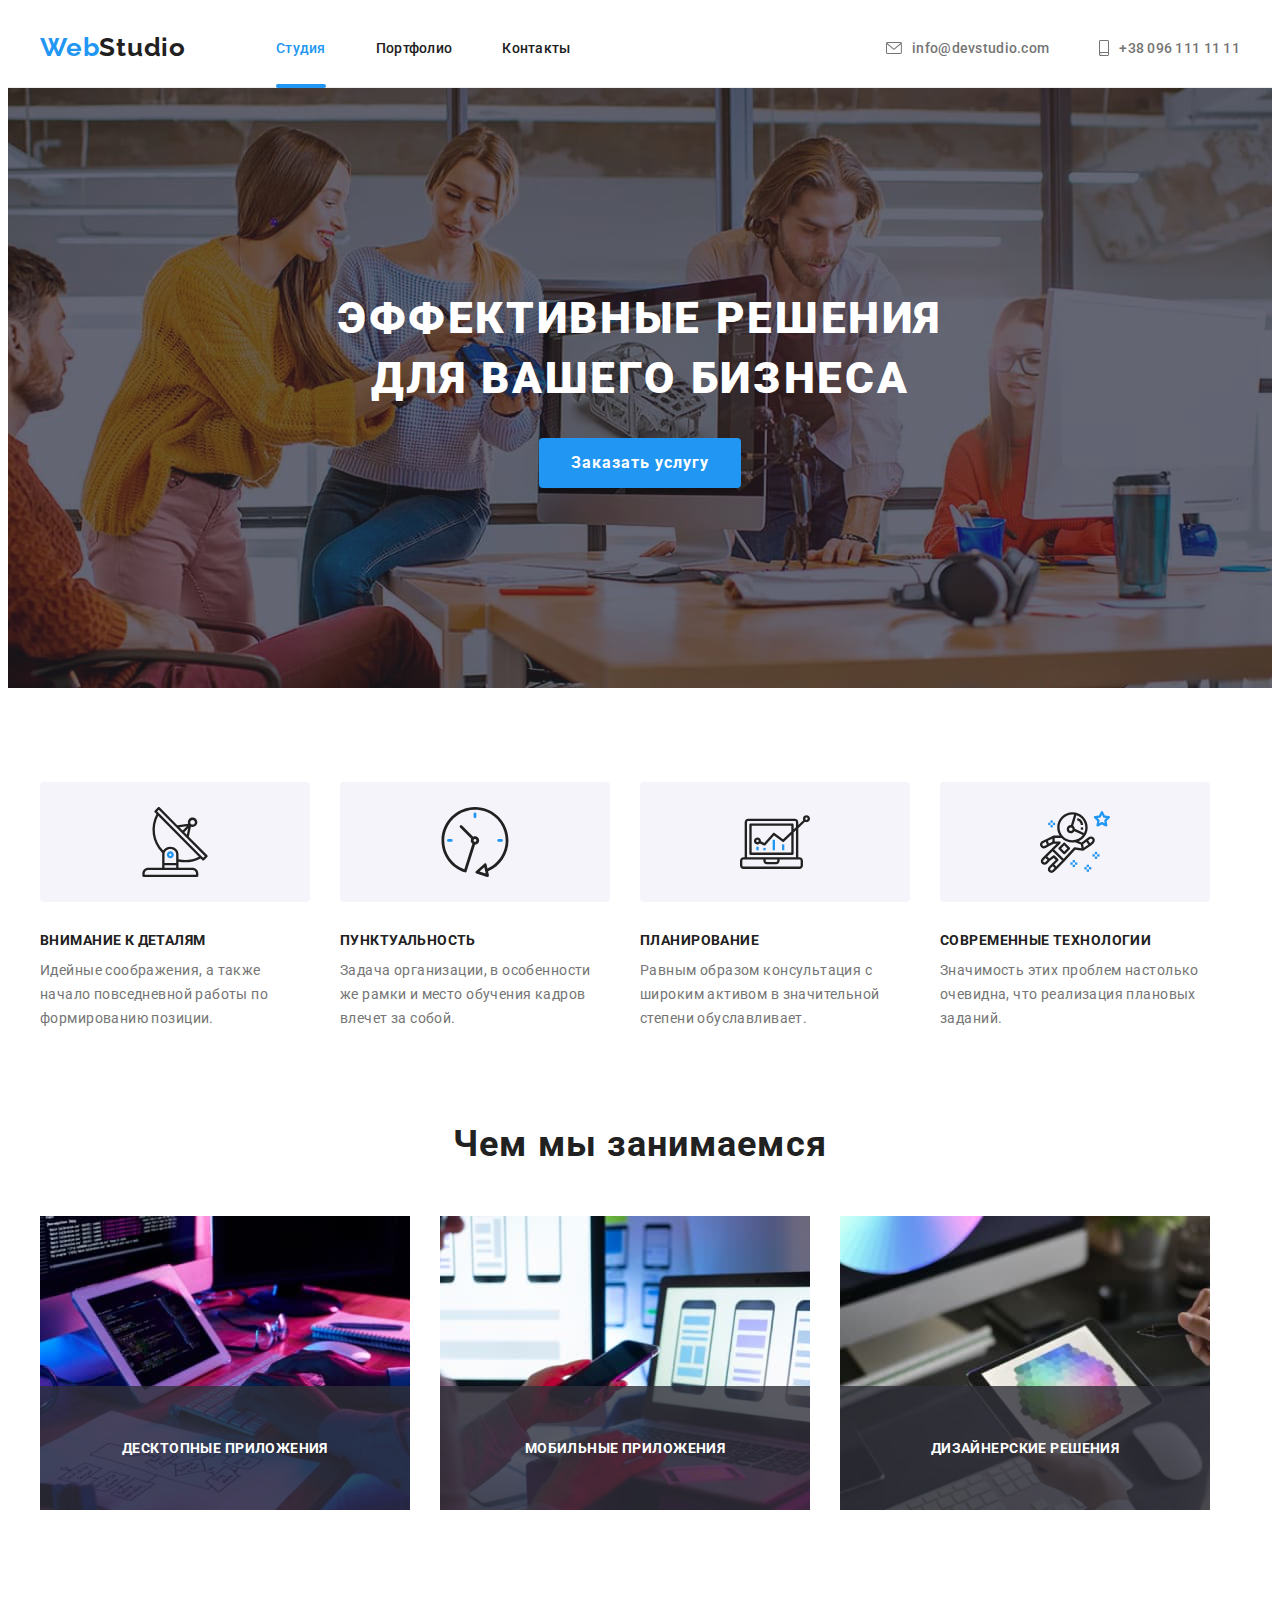
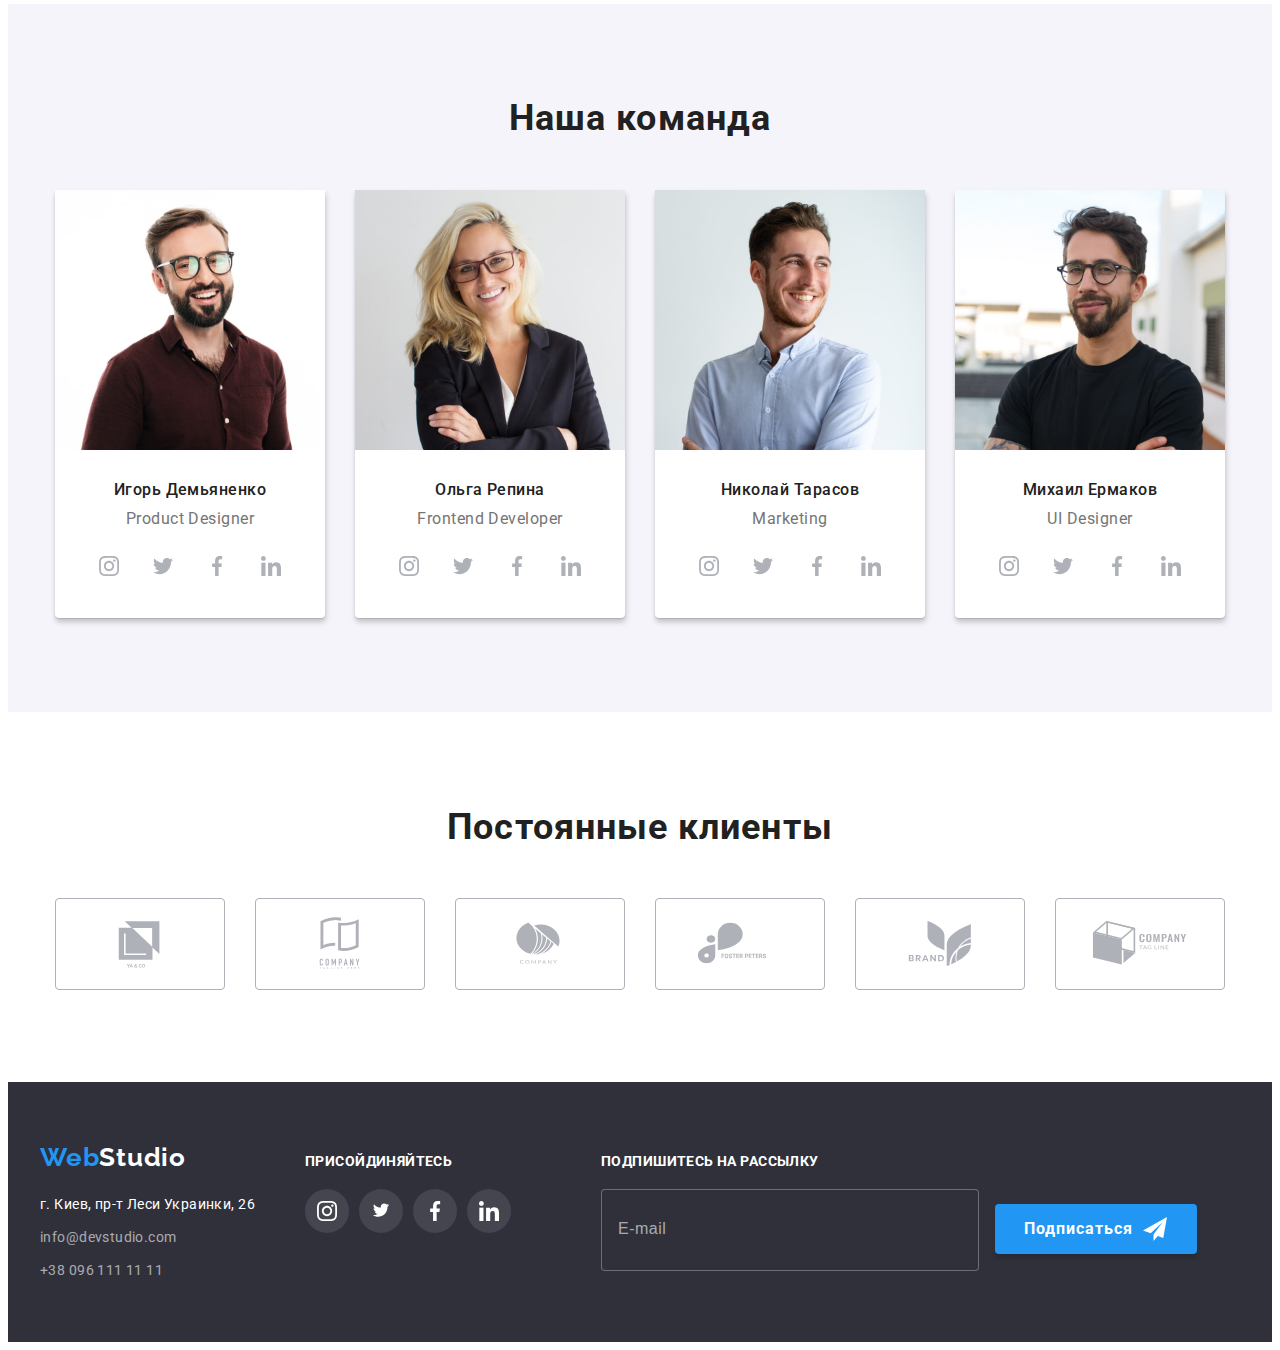
<file: index.html>
<!DOCTYPE html>
<html lang="ru">
  <head>
    <meta charset="UTF-8" />
    <meta http-equiv="X-UA-Compatible" content="IE=edge" />
    <meta name="viewport" content="width=device-width, initial-scale=1.0" />
    <link rel="preconnect" href="https://fonts.googleapis.com" />
    <link rel="preconnect" href="https://fonts.gstatic.com" crossorigin />
    <link
      href="https://fonts.googleapis.com/css2?family=Raleway:wght@700&family=Roboto:wght@400;500;700;900&display=swap"
      rel="stylesheet"
    />

    <title>WebStudio</title>
    <link
      rel="stylesheet"
      href="https://cdnjs.cloudflare.com/ajax/libs/modern-normalize/1.1.0/modern-normalize.min.css"
      integrity="sha512-wpPYUAdjBVSE4KJnH1VR1HeZfpl1ub8YT/NKx4PuQ5NmX2tKuGu6U/JRp5y+Y8XG2tV+wKQpNHVUX03MfMFn9Q=="
      crossorigin="anonymous"
      referrerpolicy="no-referrer"
    />
    <link rel="stylesheet" href="./css/main.min.css">
  </head>

  <body>
    <header class="header">
      <div class="header-container container">
        <a href="./index.html" class="header-webstudio"
          >Web<span class="header-logo">Studio</span></a
        >

        <nav class="navigation">
          <ul class="navigation__list">
            <li class="navigation__item">
              <a href="./index.html" class="navigation__link current">Студия</a>
            </li>
            <li class="navigation__item">
              <a href="./portfolio.html" class="navigation__link">Портфолио</a>
            </li>
            <li class="navigation__item">
              <a href="tel:+380961111111" class="navigation__link">Контакты</a>
            </li>
          </ul>
        </nav>
        <ul class="contact">
          <li class="contact__item">
            <a
              class="contact__icon "
              href="mailto:info@devstudio.com"
            >
              <svg class="icon" width="16" height="12">
                <use
                  href="./images/icons.svg/symbol-defs.svg#icon-envelope"
                ></use>
              </svg>
              info@devstudio.com</a
            >
          </li>
          <li class="contact__item">
            <a class="contact__icon" href="tel:+380961111111">
              <svg class="icon" width="10" height="16">
                <use
                  href="./images/icons.svg/symbol-defs.svg#icon-smartphone"
                ></use>
              </svg>
              +38 096 111 11 11</a
            >
          </li>
        </ul>
      </div>
    </header>

    <main>
      <section class="bussines">
        <div class="container">
          <h1 class="bussines-title">Эффективные решения для вашего бизнеса</h1>
          <button type="button" class="main__buttom bussines-button" data-modal-open>
            Заказать услугу
          </button>
        </div>
      </section>

      <section class="proposition">
        <div class="container">
          <h2 class="visually-hidden">прихований заголовок</h2>
          <ul class="proposition-list">
            <li class="proposition-item">
              <h3 class="proposition-title">Внимание к деталям</h3>
              <p class="proposition-text">
                Идейные соображения, а также начало повседневной работы по
                формированию позиции.
              </p>
            </li>
            <li class="proposition-item">
              <h3 class="proposition-title">Пунктуальность</h3>
              <p class="proposition-text">
                Задача организации, в особенности же рамки и место обучения
                кадров влечет за собой.
              </p>
            </li>
            <li class="proposition-item">
              <h3 class="proposition-title">Планирование</h3>
              <p class="proposition-text">
                Равным образом консультация с широким активом в значительной
                степени обуславливает.
              </p>
            </li>
            <li class="proposition-item">
              <h3 class="proposition-title">Современные технологии</h3>
              <p class="proposition-text">
                Значимость этих проблем настолько очевидна, что реализация
                плановых заданий.
              </p>
            </li>
          </ul>
        </div>
      </section>

      <section class="doing">
        <div class="container">
          <h2 class="doing-title">Чем мы занимаемся</h2>
          <ul class="doing-list">
            <li class="doing-item">
              <img
                src="./images/img.jpg"
                alt="typing on keyboard"
                width="370"
                height="294"
              />
              <div class="doing-thumb">
                <p class="thumb-text">Десктопные приложения</p>
              </div>
            </li>
            <li class="doing-item">
              <img
                src="./images/img(1).jpg"
                alt="serf the internet"
                width="370"
                height="294"
              />
              <div class="doing-thumb">
                <p class="thumb-text">Мобильные приложения</p>
              </div>
            </li>
            <li class="doing-item">
              <img
                src="./images/img(2).jpg"
                alt="painting"
                width="370"
                height="294"
              />
            
              <div class="doing-thumb">
                <p class="thumb-text">Дизайнерские решения</p>
              </div>
            </li>
          </ul>
        </div>
      </section>
      <section class="team">
        <div class="container">
          <h2 class="team__title">Наша команда</h2>
          <ul class="team__list">
            <li class="team__item team__item--margin">
              <img
                src="./images/imgProductDesigner.jpg"
                alt="Product Designer"
                width="270"
                height="260"
              />
              <div class="team-card">
                <h3 class="team-card__title">Игорь Демьяненко</h3>
                <p class="team-card__text">Product Designer</p>
                <ul class="social">
                  <li class="social__item social__item--margin">
                    <a href="" class="social__link social__link-color">
                      <svg class="social__icon" width="20" height="20">
                        <use
                          href="./images/icons.svg/symbol-defs.svg#icon-instagram"
                        ></use>
                      </svg>
                    </a>
                  </li>
                  <li class="social__item social__item--margin">
                    <a href="" class="social__link social__link-color">
                      <svg class="social__icon" width="20" height="20">
                        <use
                          href="./images/icons.svg/symbol-defs.svg#icon-twitter"
                        ></use>
                      </svg>
                    </a>
                  </li>
                  <li class="social__item social__item--margin">
                    <a href="" class="social__link social__link-color">
                      <svg class="social__icon" width="20" height="20">
                        <use
                          href="./images/icons.svg/symbol-defs.svg#icon-facebook"
                        ></use>
                      </svg>
                    </a>
                  </li>
                  <li class="social__item social__item--margin">
                    <a href="" class="social__link social__link-color">
                      <svg class="social__icon" width="20" height="20">
                        <use
                          href="./images/icons.svg/symbol-defs.svg#icon-linkedin"
                        ></use>
                      </svg>
                    </a>
                  </li>
                </ul>
              </div>
            </li>
            <li class="team__item team__item--margin">
              <img
                src="./images/imgFrontendDeveloper.jpg"
                alt="Frontend Developer"
                width="270"
                height="260"
              />
              <div class="team-card">
                <h3 class="team-card__title">Ольга Репина</h3>
                <p class="team-card__text">Frontend Developer</p>
                <ul class="social">
                  <li class="social__item">
                    <a href="" class="social__link social__link-color">
                      <svg class="social__icon" width="20" height="20">
                        <use
                          href="./images/icons.svg/symbol-defs.svg#icon-instagram"
                        ></use>
                      </svg>
                    </a>
                  </li>
                  <li class="social__item">
                    <a href="" class="social__link social__link-color"
                      ><svg class="team-soc-icon" width="20" height="20">
                        <use
                          href="./images/icons.svg/symbol-defs.svg#icon-twitter"
                        ></use>
                      </svg>
                    </a>
                  </li>
                  <li class="social__item">
                    <a href="" class="social__link social__link-color">
                      <svg class="social__icon" width="20" height="20">
                        <use
                          href="./images/icons.svg/symbol-defs.svg#icon-facebook"
                        ></use>
                      </svg>
                    </a>
                  </li>
                  <li class="social__item">
                    <a href="" class="social__link social__link-color">
                      <svg class="social__icon" width="20" height="20">
                        <use
                          href="./images/icons.svg/symbol-defs.svg#icon-linkedin"
                        ></use>
                      </svg>
                    </a>
                  </li>
                </ul>
              </div>
            </li>
            <li class="team__item team__item--margin">
              <img
                src="./images/imgMarketing.jpg"
                alt="Marketing"
                width="270"
                height="260"
              />
              <div class="team-card">
                <h3 class="team-card__title">Николай Тарасов</h3>
                <p class="team-card__text">Marketing</p>
                <ul class="social">
                  <li class="social__item">
                    <a href="" class="social__link social__link-color">
                      <svg class="social__icon" width="20" height="20">
                        <use
                          href="./images/icons.svg/symbol-defs.svg#icon-instagram"
                        ></use>
                      </svg>
                    </a>
                  </li>
                  <li class="social__item">
                    <a href="" class="social__link social__link-color">
                      <svg class="social__icon" width="20" height="20">
                        <use
                          href="./images/icons.svg/symbol-defs.svg#icon-twitter"
                        ></use>
                      </svg>
                    </a>
                  </li>
                  <li class="social__item">
                    <a href="" class="social__link social__link-color">
                      <svg class="social__icon" width="20" height="20">
                        <use
                          href="./images/icons.svg/symbol-defs.svg#icon-facebook"
                        ></use>
                      </svg>
                    </a>
                  </li>
                  <li class="social__item">
                    <a href="" class="social__link social__link-color">
                      <svg class="social__icon" width="20" height="20">
                        <use
                          href="./images/icons.svg/symbol-defs.svg#icon-linkedin"
                        ></use>
                      </svg>
                    </a>
                  </li>
                </ul>
              </div>
            </li>
            <li class="team__item team__item--margin">
              <img
                src="./images/imgUIDesigner.jpg"
                alt="UI Designer"
                width="270"
                height="260"
              />
              <div class="team-card">
                <h3 class="team-card__title">Михаил Ермаков</h3>
                <p class="team-card__text">UI Designer</p>
                <ul class="social">
                  <li class="social__item">
                    <a href="" class="social__link social__link-color">
                      <svg class="social__icon" width="20" height="20">
                        <use
                          href="./images/icons.svg/symbol-defs.svg#icon-instagram"
                        ></use>
                      </svg>
                    </a>
                  </li>
                  <li class="social__item">
                    <a href="" class="social__link social__link-color">
                      <svg class="social__icon" width="20" height="20">
                        <use
                          href="./images/icons.svg/symbol-defs.svg#icon-twitter"
                        ></use>
                      </svg>
                    </a>
                  </li>
                  <li class="social__item">
                    <a href="" class="social__link social__link-color">
                      <svg class="social__icon" width="20" height="20">
                        <use
                          href="./images/icons.svg/symbol-defs.svg#icon-facebook"
                        ></use>
                      </svg>
                    </a>
                  </li>
                  <li class="social__item">
                    <a href="" class="social__link social__link-color">
                      <svg class="social__icon" width="20" height="20">
                        <use
                          href="./images/icons.svg/symbol-defs.svg#icon-linkedin"
                        ></use>
                      </svg>
                    </a>
                  </li>
                </ul>
              </div>
            </li>
          </ul>
        </div>
      </section>
      <section class="section-customers">
        <div class="container">
          <h2 class="customers-title">Постоянные клиенты</h2>
          <ul class="customers-list">
            <li class="customers-item">
              <a class="customers-link" href="">
                <svg class="customers-logo" width="106" height="60">
                  <use
                    href="./images/icons.svg/symbol-defs.svg#icon-logo"
                  ></use>
                </svg>
              </a>
            </li>
            <li class="customers-item">
              <a class="customers-link" href="">
                <svg class="customers-logo" width="106" height="60">
                  <use
                    href="./images/icons.svg/symbol-defs.svg#icon-logo-1"
                  ></use>
                </svg>
              </a>
            </li>
            <li class="customers-item">
              <a class="customers-link" href="">
                <svg class="customers-logo" width="106" height="60">
                  <use
                    href="./images/icons.svg/symbol-defs.svg#icon-logo-2"
                  ></use>
                </svg>
              </a>
            </li>
            <li class="customers-item">
              <a class="customers-link" href="">
                <svg class="customers-logo" width="106" height="60">
                  <use
                    href="./images/icons.svg/symbol-defs.svg#icon-logo-3"
                  ></use>
                </svg>
              </a>
            </li>
            <li class="customers-item">
              <a class="customers-link" href="">
                <svg class="customers-logo" width="106" height="60">
                  <use
                    href="./images/icons.svg/symbol-defs.svg#icon-logo-4"
                  ></use>
                </svg>
              </a>
            </li>
            <li class="customers-item">
              <a class="customers-link" href="">
                <svg class="customers-logo" width="106" height="60">
                  <use
                    href="./images/icons.svg/symbol-defs.svg#icon-logo-5"
                  ></use>
                </svg>
              </a>
            </li>
          </ul>
        </div>
      </section>
    </main>

    <footer class="footer">
      <div class="container footer-wrap">
        <div class="footer-div-address">
          <a href="./index.html" class="footer-webstudio"
            >Web<span class="footer-logo">Studio</span></a
          >
          <address class="footer-address">
            <ul class="footer-list">
              <li class="footer-item">
                <a
                  class="footer-link link address"
                  href="https://goo.gl/maps/LqxU8Z8EwyXyZSnf8"
                  target="_blank"
                  rel="noopener noreferrer nofollow"
                  >г. Киев, пр-т Леси Украинки, 26</a
                >
              </li>
              <li class="footer-item">
                <a
                  class="footer-mail link address"
                  href="mailto:info@devstudio.com"
                  >info@devstudio.com</a
                >
              </li>
              <li class="footer-item">
                <a class="footer-tel link address" href="tel:+380961111111"
                  >+38 096 111 11 11</a
                >
              </li>
            </ul>
          </address>
        </div>
        <div class="footer-soc">
          <p class="footer-soc-text">ПРИСОЙДИНЯЙТЕСЬ</p>
          <ul class="social">
            <li class="social__item social__item--margin">
              <a class="social__link footer__link-color" href="">
                <svg class="social__icon" width="20" height="20">
                  <use
                    href="./images/icons.svg/symbol-defs.svg#icon-instagram"
                  ></use>
                </svg>
              </a>
            </li>
            <li class="social__item social__item--margin">
              <a class="social__link footer__link-color" href="">
                <svg class="social__icon" width="20" height="16.25">
                  <use
                    href="./images/icons.svg/symbol-defs.svg#icon-twitter"
                  ></use>
                </svg>
              </a>
            </li>
            <li class="social__item social__item--margin">
              <a class="social__link footer__link-color" href="">
                <svg class="social__icon" width="20" height="20">
                  <use
                    href="./images/icons.svg/symbol-defs.svg#icon-facebook"
                  ></use>
                </svg>
              </a>
            </li>
            <li class="social__item social__item--margin">
              <a class="social__link footer__link-color" href="">
                <svg class="social__icon" width="20" height="20">
                  <use
                    href="./images/icons.svg/symbol-defs.svg#icon-linkedin"
                  ></use>
                </svg>
              </a>
            </li>
          </ul>
        </div>

        <div class="footer-form">
          <form>
            <p class="footer-form-text">Подпишитесь на рассылку</p>

            <input
              type="email"
              class="footer-imput"
              name="user-email-footer"
              placeholder="E-mail"
            />
            <button type="submit" class="main__buttom footer-form-btn">
              Подписаться
              <svg class="footer-icon-form" width="24" height="24">
                <use href="./images/icons.svg/symbol-defs.svg#icon-send"></use>
              </svg>
            </button>
          </form>
        </div>
      </div>
    </footer>

    <div class="backdrop is-hidden" data-modal>
      <div class="modal">
        <button class="modal__button" data-modal-close>
          <svg class="icon__close" width="18" height="18">
            <use
              href="./images/icons.svg/symbol-defs.svg#icon-close-black"
            ></use>
          </svg>
        </button>
        <p class="modal__title">Оставьте свои данные, мы вам перезвоним</p>
        <form autocomplete="on" novalidate>
          <label for="user-name" class="modal__label">Имя</label>
          <div class="input-wrap">
            <input
              type="text"
              class="modal__input"
              name="user-name"
              id="user-name"
            /><svg class="svg__modal" width="18" height="18">
              <use href="./images/icons.svg/symbol-defs.svg#icon-person"></use>
            </svg>
          </div>

          <label for="user-tel" class="modal__label">Телефон </label>
          <div class="input-wrap">
            <input
              type="tel"
              class="modal__input"
              name="user-tel"
              id="user-tel"
              required
            /><svg class="svg__modal" width="18" height="18">
              <use href="./images/icons.svg/symbol-defs.svg#icon-phone"></use>
            </svg>
          </div>

          <label for="user-email" class="modal__label">Почта</label>
          <div class="input-wrap">
            <input
              class="modal__input"
              type="email"
              name="user-email"
              id="user-email"
              required
            /><svg class="svg__modal" width="18" height="18">
              <use href="./images/icons.svg/symbol-defs.svg#icon-email"></use>
            </svg>
          </div>

          <label for="user-text" class="modal__label">Комментарий</label>
          <textarea
            class="modal__text"
            name="user-text"
            id="user-text"
            placeholder="Введите текст"
          ></textarea>

          <label for="agreement" class="label__checkbox"
            ><input
              type="checkbox"
              name="agreement"
              class="modal__checkbox"
              id="agreement"
            />
            <span class="custom__checkbox"></span>
            Соглашаюсь с рассылкой и принимаю
            <a
              href="https://uk.wikipedia.org/wiki/%D0%94%D0%BE%D0%B3%D0%BE%D0%B2%D1%96%D1%80"
              class="agreement__link"
              target="_blank"
              rel="noopener nofollow noreferrer"
              >Условия договора
            </a>
          </label>

          <div class="modal-button-div">
            <button type="submit" class="modal-buttom-send ">Отправить</button>
          </div>
        </form>
      </div>
    </div>
    <script src="./js/modal.js"></script>
  </body>
</html>
</file>
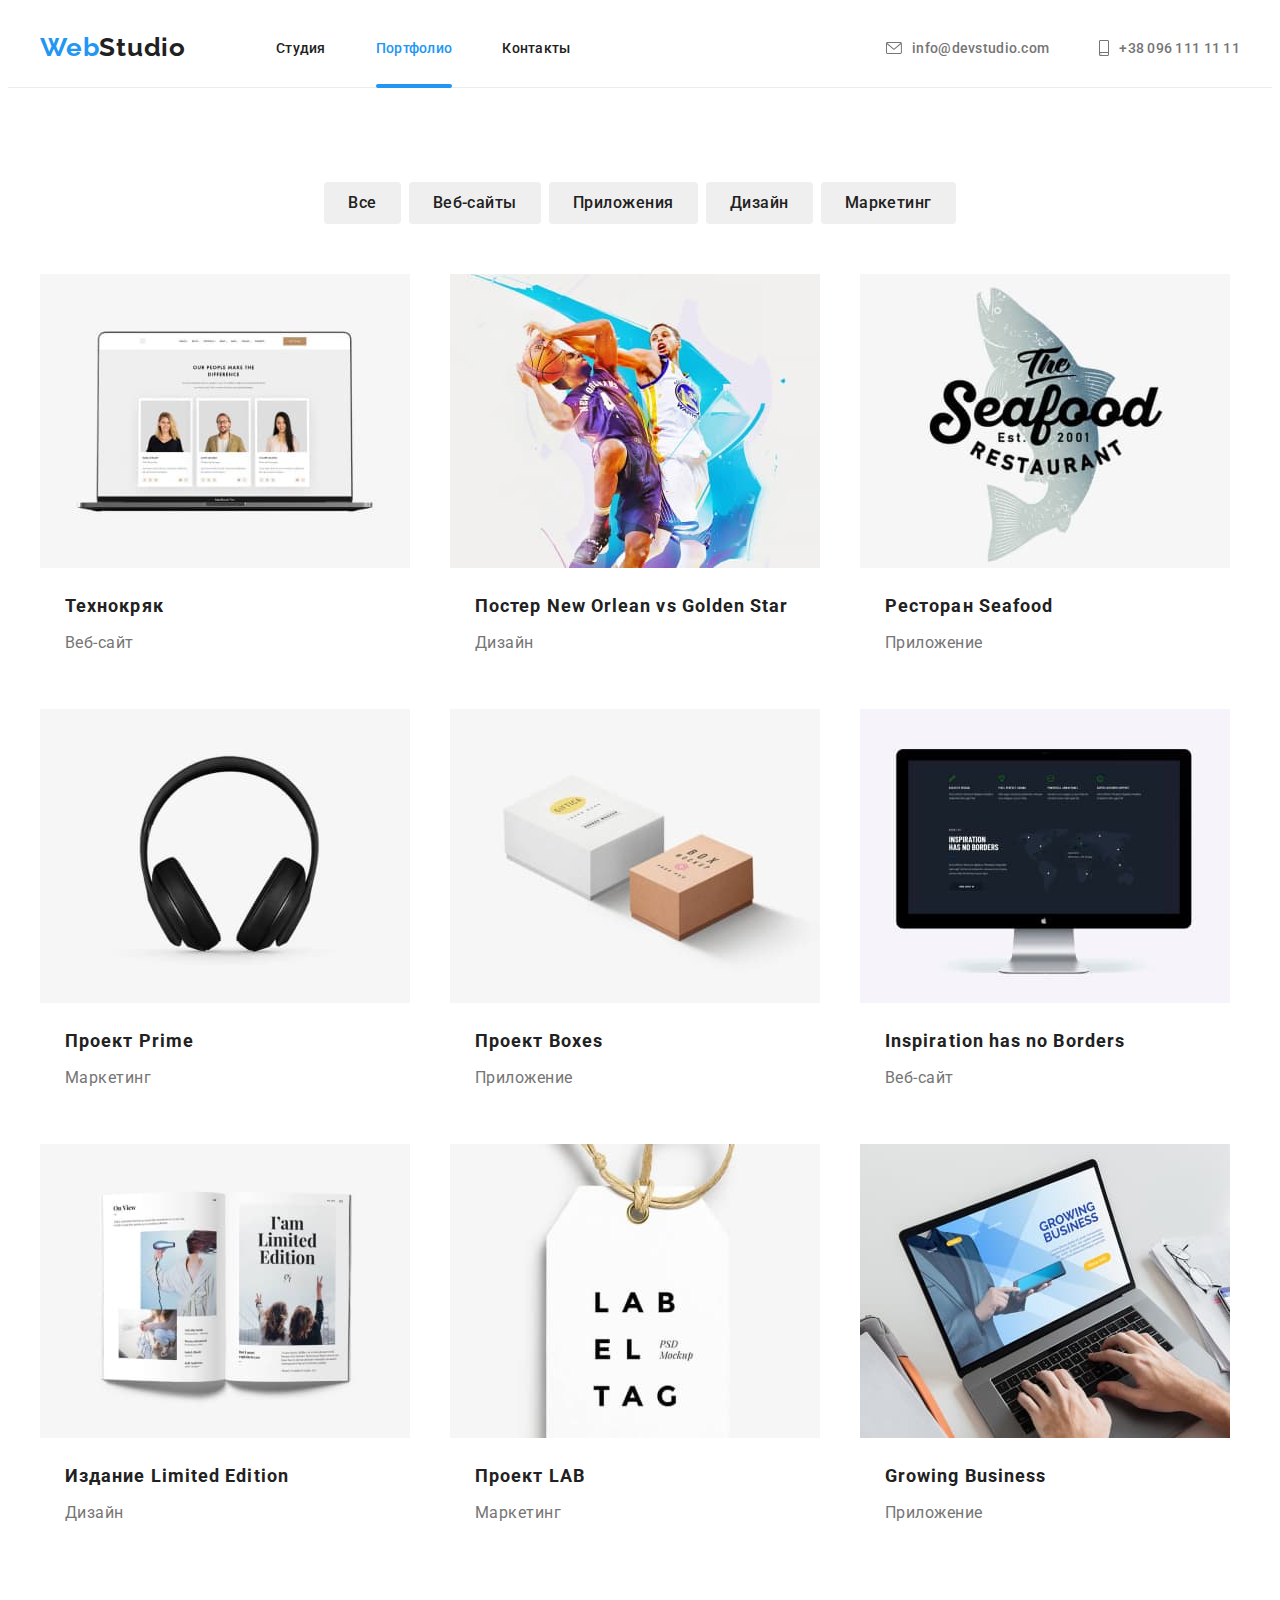
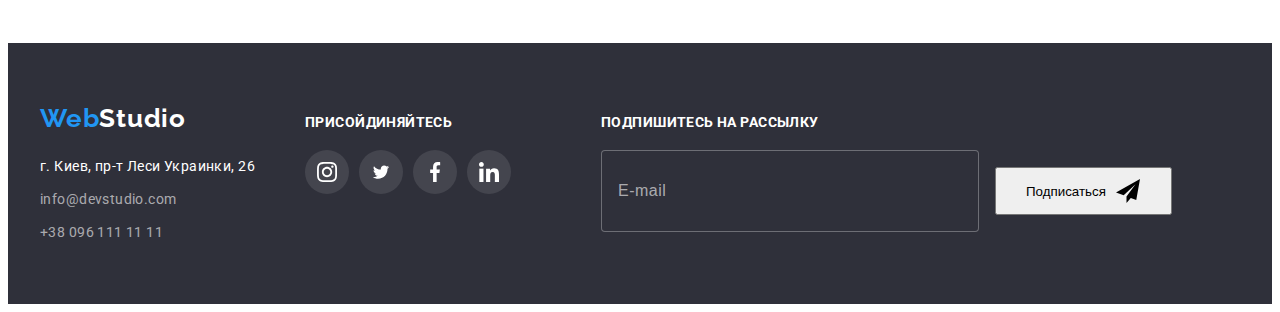
<file: portfolio.html>
<!DOCTYPE html>
<html lang="ru">
  <head>
    <meta charset="UTF-8" />
    <meta http-equiv="X-UA-Compatible" content="IE=edge" />
    <meta name="viewport" content="width=device-width, initial-scale=1.0" />
    <link rel="preconnect" href="https://fonts.googleapis.com" />
    <link rel="preconnect" href="https://fonts.gstatic.com" crossorigin />
    <link
      href="https://fonts.googleapis.com/css2?family=Raleway:wght@700&family=Roboto:wght@400;500;700;900&display=swap"
      rel="stylesheet"
    />

    <title>WebStudio</title>
    <link
      rel="stylesheet"
      href="https://cdnjs.cloudflare.com/ajax/libs/modern-normalize/1.1.0/modern-normalize.min.css"
      integrity="sha512-wpPYUAdjBVSE4KJnH1VR1HeZfpl1ub8YT/NKx4PuQ5NmX2tKuGu6U/JRp5y+Y8XG2tV+wKQpNHVUX03MfMFn9Q=="
      crossorigin="anonymous"
      referrerpolicy="no-referrer"
    />
    <link rel="stylesheet" href="./css/main.min.css">
  </head>

  <body>
    <header class="header">
      <div class="header-container container">
        <a href="./index.html" class="header-webstudio link"
          >Web<span class="header-logo">Studio</span></a
        >

        <nav class="navigation">
          <ul class="navigation__list">
            <li class="navigation__item">
              <a href="./index.html" class="navigation__link">Студия</a>
            </li>
            <li class="navigation__item">
              <a href="./portfolio.html" class="navigation__link current"
                >Портфолио</a
              >
            </li>
            <li class="navigation__item">
              <a href="tel:+380961111111" class="navigation__link">Контакты</a>
            </li>
          </ul>
        </nav>
        <ul class="contact">
          <li class="contact__item">
            <a
              class="contact__icon"
              href="mailto:info@devstudio.com"
            >
              <svg class="icon" width="16" height="12">
                <use
                  href="./images/icons.svg/symbol-defs.svg#icon-envelope"
                ></use>
              </svg>
              info@devstudio.com</a
            >
          </li>
          <li class="contact__item">
            <a class="contact__icon" href="tel:+380961111111">
              <svg class="icon" width="10" height="16">
                <use
                  href="./images/icons.svg/symbol-defs.svg#icon-smartphone"
                ></use>
              </svg>
              +38 096 111 11 11</a
            >
          </li>
        </ul>
      </div>
    </header>

    <main>
      <section class="main">
        <div class="container">
          <ul class="buttons-list">
            <li class="buttons-item">
              <button type="button" class="buttons-button">Все</button>
            </li>
            <li class="buttons-item">
              <button type="button" class="buttons-button">Веб-сайты</button>
            </li>
            <li class="buttons-item">
              <button type="button" class="buttons-button">Приложения</button>
            </li>
            <li class="buttons-item">
              <button type="button" class="buttons-button">Дизайн</button>
            </li>
            <li class="buttons-item">
              <button type="button" class="buttons-button">Маркетинг</button>
            </li>
          </ul>

          <ul class="portfolio">
            <li class="portfolio__item">
              <a class="portfolio__link" href="">
                <div class="portfolio-overlay">
                  <img src="./images/laptop.jpg" alt="" />
                  <p class="portfolio-overlay__text">
                    Ресурс предлагает комплексные предложения с разным уровнем
                    функционала и сервисов. Все это позволит посетителю получить
                    исчерпывающие сведения о компании или частном лице.
                  </p>
                </div>
                <div class="portfolio__content">
                  <h3 class="portfolio__title">Технокряк</h3>
                  <p class="portfolio__text">Веб-сайт</p>
                </div>
              </a>
            </li>

            <li class="portfolio__item">
              <a class="portfolio__link" href="">
                <div class="portfolio-overlay">
                  <img src="./images/poster.jpg" alt="" />
                  <p class="portfolio-overlay__text">
                    Ресурс предлагает комплексные предложения с разным уровнем
                    функционала и сервисов. Все это позволит посетителю получить
                    исчерпывающие сведения о компании или частном лице.
                  </p>
                </div>
                <div class="portfolio__content">
                  <h3 class="portfolio__title">
                    Постер New Orlean vs Golden Star
                  </h3>
                  <p class="portfolio__text">Дизайн</p>
                </div>
              </a>
            </li>

            <li class="portfolio__item">
              <a class="portfolio__link" href="">
                <div class="portfolio-overlay">
                  <img src="./images/seafood.jpg" alt="" />
                  <p class="portfolio-overlay__text">
                    Ресурс предлагает комплексные предложения с разным уровнем
                    функционала и сервисов. Все это позволит посетителю получить
                    исчерпывающие сведения о компании или частном лице.
                  </p>
                </div>
                <div class="portfolio__content">
                  <h3 class="portfolio__title">Ресторан Seafood</h3>
                  <p class="portfolio__text">Приложение</p>
                </div></a
              >
            </li>

            <li class="portfolio__item">
              <a class="portfolio__link" href="">
                <div class="portfolio-overlay">
                  <img src="./images/headphone.jpg" alt="" />
                  <p class="portfolio-overlay__text">
                    Ресурс предлагает комплексные предложения с разным уровнем
                    функционала и сервисов. Все это позволит посетителю получить
                    исчерпывающие сведения о компании или частном лице.
                  </p>
                </div>
                <div class="portfolio__content">
                  <h3 class="portfolio__title">Проект Prime</h3>
                  <p class="portfolio__text">Маркетинг</p>
                </div></a
              >
            </li>

            <li class="portfolio__item">
              <a class="portfolio__link" href="">
                <div class="portfolio-overlay">
                  <img src="./images/boxes.jpg" alt="" />
                  <p class="portfolio-overlay__text">
                    Ресурс предлагает комплексные предложения с разным уровнем
                    функционала и сервисов. Все это позволит посетителю получить
                    исчерпывающие сведения о компании или частном лице.
                  </p>
                </div>
                <div class="portfolio__content">
                  <h3 class="portfolio__title">Проект Boxes</h3>
                  <p class="portfolio__text">Приложение</p>
                </div>
              </a>
            </li>

            <li class="portfolio__item">
              <a class="portfolio__link" href=""
                ><div class="portfolio-overlay">
                  <img src="./images/screen.jpg" alt="" />
                  <p class="portfolio-overlay__text">
                    Ресурс предлагает комплексные предложения с разным уровнем
                    функционала и сервисов. Все это позволит посетителю получить
                    исчерпывающие сведения о компании или частном лице.
                  </p>
                </div>
                <div class="portfolio__content">
                  <h3 class="portfolio__title">Inspiration has no Borders</h3>
                  <p class="portfolio__text">Веб-сайт</p>
                </div></a
              >
            </li>

            <li class="portfolio__item">
              <a class="portfolio__link" href="">
                <div class="portfolio-overlay">
                  <img src="./images/book.jpg" alt="" />
                  <p class="portfolio-overlay__text">
                    Ресурс предлагает комплексные предложения с разным уровнем
                    функционала и сервисов. Все это позволит посетителю получить
                    исчерпывающие сведения о компании или частном лице.
                  </p>
                </div>
                <div class="portfolio__content">
                  <h3 class="portfolio__title">Издание Limited Edition</h3>
                  <p class="portfolio__text">Дизайн</p>
                </div></a
              >
            </li>

            <li class="portfolio__item">
              <a class="portfolio__link" href="">
                <div class="portfolio-overlay">
                  <img src="./images/badge.jpg" alt="" />
                  <p class="portfolio-overlay__text">
                    Ресурс предлагает комплексные предложения с разным уровнем
                    функционала и сервисов. Все это позволит посетителю получить
                    исчерпывающие сведения о компании или частном лице.
                  </p>
                </div>
                <div class="portfolio__content">
                  <h3 class="portfolio__title">Проект LAB</h3>
                  <p class="portfolio__text">Маркетинг</p>
                </div></a
              >
            </li>

            <li class="portfolio__item">
              <a class="portfolio__link" href="">
                <div class="portfolio-overlay">
                  <img src="./images/surf.jpg" alt="" />
                  <p class="portfolio-overlay__text">
                    Ресурс предлагает комплексные предложения с разным уровнем
                    функционала и сервисов. Все это позволит посетителю получить
                    исчерпывающие сведения о компании или частном лице.
                  </p>
                </div>
                <div class="portfolio__content">
                  <h3 class="portfolio__title">Growing Business</h3>
                  <p class="portfolio__text">Приложение</p>
                </div></a
              >
            </li>
          </ul>
        </div>
      </section>
    </main>

    <footer class="footer">
      <div class="container footer-wrap">
        <div class="footer-div-address">
          <a href="./index.html" class="footer-webstudio link"
            >Web<span class="footer-logo">Studio</span></a
          >
          <address class="footer-address">
            <ul class="footer-list">
              <li class="footer-item">
                <a
                  class="footer-link link address"
                  href="https://goo.gl/maps/LqxU8Z8EwyXyZSnf8"
                  target="_blank"
                  rel="noopener noreferrer nofollow"
                  >г. Киев, пр-т Леси Украинки, 26</a
                >
              </li>
              <li class="footer-item">
                <a
                  class="footer-mail link address"
                  href="mailto:info@devstudio.com"
                  >info@devstudio.com</a
                >
              </li>
              <li class="footer-item">
                <a class="footer-tel link address" href="tel:+380961111111"
                  >+38 096 111 11 11</a
                >
              </li>
            </ul>
          </address>
        </div>
        <div class="footer-soc">
          <p class="footer-soc-text">ПРИСОЙДИНЯЙТЕСЬ</p>
          <ul class="social">
            <li class="social__item social__item--margin">
              <a class="social__link footer__link-color" href="">
                <svg class="social__icon" width="20" height="20">
                  <use
                    href="./images/icons.svg/symbol-defs.svg#icon-instagram"
                  ></use>
                </svg>
              </a>
            </li>
            <li class="social__item social__item--margin">
              <a class="social__link footer__link-color" href="">
                <svg class="social__icon" width="20" height="16.25">
                  <use
                    href="./images/icons.svg/symbol-defs.svg#icon-twitter"
                  ></use>
                </svg>
              </a>
            </li>
            <li class="social__item social__item--margin">
              <a class="social__link footer__link-color" href="">
                <svg class="social__icon" width="20" height="20">
                  <use
                    href="./images/icons.svg/symbol-defs.svg#icon-facebook"
                  ></use>
                </svg>
              </a>
            </li>
            <li class="social__item social__item--margin">
              <a class="social__link footer__link-color" href="">
                <svg class="social__icon" width="20" height="20">
                  <use
                    href="./images/icons.svg/symbol-defs.svg#icon-linkedin"
                  ></use>
                </svg>
              </a>
            </li>
          </ul>
        </div>
        <div class="footer-form">
          <form>
            <p class="footer-form-text">Подпишитесь на рассылку</p>

            <input
              type="email"
              class="footer-imput"
              name="user-email-footer"
              placeholder="E-mail"
            />
            <button type="submit" class="footer-form-btn">
              Подписаться
              <svg class="footer-icon-form" width="24" height="24">
                <use href="./images/icons.svg/symbol-defs.svg#icon-send"></use>
              </svg>
            </button>
          </form>
        </div>
      </div>
    </footer>
  </body>
</html>
</file>
<file: css/main.min.css>
body{font-family:"Roboto",sans-serif}p,h1,h2,h3,h4,h5,h6{margin:0}ul,a{list-style:none;padding-left:0;margin:0;text-decoration:none}img{display:block;max-width:100%;height:auto}.container{width:1200px;padding:0 15px;margin:0 auto}.visually-hidden{position:absolute;white-space:nowrap;width:1px;height:1px;overflow:hidden;border:0;padding:0;clip:rect(0 0 0 0);-webkit-clip-path:inset(50%);clip-path:inset(50%);margin:-1px}.main__buttom{border:none;font-family:inherit;font-weight:700;font-size:16px;line-height:1.875;letter-spacing:.06em;cursor:pointer;border-radius:4px;-webkit-box-shadow:0px 4px 4px rgba(0,0,0,.15);box-shadow:0px 4px 4px rgba(0,0,0,.15);background:#2196f3;color:#fff;fill:#fff}.header-container{display:-webkit-box;display:-ms-flexbox;display:flex;-webkit-box-align:center;-ms-flex-align:center;align-items:center}.header{border-bottom:1px solid #ececec}.header-logo{color:#212121}.header-webstudio{font-family:"Raleway";font-weight:700;font-size:26px;line-height:1.1923076923;letter-spacing:.03em;color:#2196f3;margin-right:90px}.contact{display:-webkit-box;display:-ms-flexbox;display:flex;-webkit-box-align:center;-ms-flex-align:center;align-items:center;margin-left:auto}.contact__item{width:100%;height:100%;border-radius:50%;display:-webkit-box;display:-ms-flexbox;display:flex;-webkit-box-align:center;-ms-flex-align:center;align-items:center;-webkit-box-pack:center;-ms-flex-pack:center;justify-content:center}.contact__item:not(:last-child){margin-right:50px}.contact__icon{font-weight:500;font-size:14px;line-height:1.1428571429;letter-spacing:.02em;font-family:inherit;display:-webkit-box;display:-ms-flexbox;display:flex;-webkit-box-align:center;-ms-flex-align:center;align-items:center;color:#757575;-webkit-transition-property:color;transition-property:color;-webkit-transition-duration:250ms;transition-duration:250ms;-webkit-transition-timing-function:cubic-bezier(0.4, 0, 0.2, 1);transition-timing-function:cubic-bezier(0.4, 0, 0.2, 1)}.contact__icon:focus,.contact__icon:hover{color:#2196f3}.icon{fill:currentColor;margin-right:10px}.navigation__list{display:-webkit-box;display:-ms-flexbox;display:flex;-webkit-box-align:center;-ms-flex-align:center;align-items:center}.navigation__item{position:relative;padding:30px 0}.navigation__item:not(:last-child){margin-right:50px}.navigation__link{font-weight:500;font-size:14px;line-height:1.1428571429;letter-spacing:.02em;color:#212121;-webkit-transition-property:color;transition-property:color;-webkit-transition-duration:250ms;transition-duration:250ms;-webkit-transition-timing-function:cubic-bezier(0.4, 0, 0.2, 1);transition-timing-function:cubic-bezier(0.4, 0, 0.2, 1)}.navigation__link:hover,.navigation__link:focus{color:#2196f3}.navigation__list .navigation__link.current::after{content:"";position:absolute;width:100%;height:4px;left:0;bottom:-1px;border-radius:2px;background:#2196f3}.navigation__list .navigation__link.current{color:#2196f3}.bussines{background:#2f303a;text-align:center;padding:200px 0;max-width:1600px;margin-right:auto;margin-left:auto;background-image:-webkit-gradient(linear, left top, right top, from(rgba(47, 48, 58, 0.4)), to(rgba(47, 48, 58, 0.4))),url("../images/icons.svg/hero-image.jpg");background-image:linear-gradient(to right, rgba(47, 48, 58, 0.4), rgba(47, 48, 58, 0.4)),url("../images/icons.svg/hero-image.jpg");background-repeat:no-repeat;background-position:center;background-size:cover}.bussines-title{font-weight:900;font-size:44px;line-height:1.3636363636;letter-spacing:.06em;text-align:center;text-transform:uppercase;-webkit-box-align:center;-ms-flex-align:center;align-items:center;width:696px;margin-left:auto;margin-right:auto;margin-bottom:30px;color:#fff}.bussines-button{padding:10px 32px;-webkit-transition-property:background-color,color,-webkit-box-shadow;transition-property:background-color,color,-webkit-box-shadow;transition-property:background-color,color,box-shadow;transition-property:background-color,color,box-shadow,-webkit-box-shadow;-webkit-transition-duration:250ms;transition-duration:250ms;-webkit-transition-timing-function:cubic-bezier(0.4, 0, 0.2, 1);transition-timing-function:cubic-bezier(0.4, 0, 0.2, 1)}.bussines-button:hover,.bussines-button:focus{background-color:#188ce8}.proposition{padding-top:94px;padding-bottom:94px}.proposition-list{display:-webkit-box;display:-ms-flexbox;display:flex;-webkit-box-sizing:border-box;box-sizing:border-box}.proposition-item:not(:last-child){margin-right:30px}.proposition-item{text-align:left;width:270px}.proposition-item::before{display:block;content:" ";height:120px;margin-bottom:30px;background:#f5f4fa;border-radius:4px;background-repeat:no-repeat;background-position:center}.proposition-item:nth-child(1)::before{background-image:url(../images/icons.svg/antenna.svg)}.proposition-item:nth-child(2)::before{background-image:url(../images/icons.svg/clock.svg)}.proposition-item:nth-child(3)::before{background-image:url(../images/icons.svg/diagram.svg)}.proposition-item:nth-child(4)::before{background-image:url(../images/icons.svg/astronaut.svg)}.proposition-title{font-weight:700;font-size:14px;line-height:1.1428571429;letter-spacing:.03em;text-transform:uppercase;color:#212121;margin-bottom:10px}.proposition-text{font-weight:400;font-size:14px;line-height:1.7142857143;letter-spacing:.03em;color:#757575;-webkit-box-sizing:border-box;box-sizing:border-box}.doing{padding-bottom:94px}.doing-title{font-weight:700;font-size:36px;line-height:1.16;text-align:center;letter-spacing:.03em;margin-bottom:50px;color:#212121}.doing-list{display:-webkit-box;display:-ms-flexbox;display:flex}.doing-item:not(:last-child){margin-right:30px}.doing-item{position:relative;display:block}.doing-thumb{height:70px;width:100%;position:absolute;bottom:0;left:0;display:-webkit-box;display:-ms-flexbox;display:flex;-webkit-box-align:center;-ms-flex-align:center;align-items:center;-webkit-box-pack:center;-ms-flex-pack:center;justify-content:center;padding:27px 0;background:rgba(47,48,58,.8)}.thumb-text{font-family:inherit;font-weight:700;font-size:14px;line-height:1.1428571429;letter-spacing:.03em;text-align:center;text-transform:uppercase;color:#fff}.team{background-color:#f5f4fa;padding-top:94px;padding-bottom:94px}.team__title{font-weight:700;font-size:36px;line-height:.4444444444;letter-spacing:.03em;font-weight:700;font-size:36px;line-height:1.16;text-align:center;letter-spacing:.03em;color:#212121;margin-bottom:50px}.team__list{display:-webkit-box;display:-ms-flexbox;display:flex;-webkit-box-align:center;-ms-flex-align:center;align-items:center;-webkit-box-pack:center;-ms-flex-pack:center;justify-content:center;text-align:center}.team__item{-webkit-box-sizing:border-box;box-sizing:border-box;background:#fff;-webkit-box-shadow:0px 1px 1px rgba(0,0,0,.12),0px 4px 4px rgba(0,0,0,.06),1px 4px 6px rgba(0,0,0,.16);box-shadow:0px 1px 1px rgba(0,0,0,.12),0px 4px 4px rgba(0,0,0,.06),1px 4px 6px rgba(0,0,0,.16);border-radius:0px 0px 4px 4px}.team__item--margin:not(:last-child){margin-right:30px}.team-card{padding:30px 0}.team-card__title{font-weight:500;font-size:16px;line-height:1.1875;letter-spacing:.03em;margin-bottom:10px;color:#212121}.team-card__text{font-weight:400;font-size:16px;line-height:1.1875;letter-spacing:.03em;color:#757575;margin-bottom:16px}.social{display:-webkit-box;display:-ms-flexbox;display:flex;-webkit-box-align:center;-ms-flex-align:center;align-items:center;-webkit-box-pack:center;-ms-flex-pack:center;justify-content:center}.social__item{width:44px;height:44px}.social__item:not(:last-child){margin-right:10px}.social__link{width:100%;height:100%;border-radius:50%;display:-webkit-box;display:-ms-flexbox;display:flex;-webkit-box-align:center;-ms-flex-align:center;align-items:center;-webkit-box-pack:center;-ms-flex-pack:center;justify-content:center;-webkit-transition-property:background-color,color;transition-property:background-color,color;-webkit-transition-duration:duration;transition-duration:duration;-webkit-transition-timing-function:cubic-bezier(0.4, 0, 0.2, 1);transition-timing-function:cubic-bezier(0.4, 0, 0.2, 1)}.social__link-color{fill:#afb1b8;background-color:rgba(0,0,0,0)}.social__link-color .social__link-color:focus,.social__link-color:hover,.social__link-color:focus,.social__link-color:hover{fill:#fff;background-color:#2196f3}.section-customers{padding:94px 0;text-align:center}.customers-title{font-family:inherit;font-style:normal;font-weight:700;font-size:36px;line-height:1.1666666667;letter-spacing:.03em;text-align:center;color:#212121}.customers-list{display:-webkit-box;display:-ms-flexbox;display:flex;margin-top:50px;-webkit-box-pack:center;-ms-flex-pack:center;justify-content:center}.customers-item{display:-webkit-box;display:-ms-flexbox;display:flex;width:170px;height:90px}.customers-item:not(:last-child){margin-right:30px}.customers-link{width:100%;height:100%;display:-webkit-box;display:-ms-flexbox;display:flex;-webkit-box-align:center;-ms-flex-align:center;align-items:center;-webkit-box-pack:center;-ms-flex-pack:center;justify-content:center;border-radius:4px;border:1px solid #afb1b8;fill:#afb1b8;-webkit-transition-property:fill,border;transition-property:fill,border;-webkit-transition-duration:250ms;transition-duration:250ms;-webkit-transition-timing-function:timing-function;transition-timing-function:timing-function}.customers-link:hover,.customers-link:focus{fill:#2196f3;border-color:#2196f3}.footer-wrap{display:-webkit-box;display:-ms-flexbox;display:flex;-webkit-box-align:baseline;-ms-flex-align:baseline;align-items:baseline}.footer{background-color:#2f303a;-webkit-box-sizing:border-box;box-sizing:border-box;padding-top:60px;padding-bottom:60px;display:-webkit-box;display:-ms-flexbox;display:flex}.footer-webstudio{font-family:"Raleway";font-weight:700;font-size:26px;line-height:1.1923076923;letter-spacing:.03em;font-weight:700;font-size:26px;line-height:1.19;letter-spacing:.03em;color:#2196f3}.footer-logo{color:#fff}.footer-address{font-style:normal;margin-top:20px}.footer-item:not(:last-child){margin-bottom:9px}.footer-link{font-weight:400;font-size:14px;line-height:1.7142857143;letter-spacing:.03em;color:#fff}.footer-mail,.footer-tel{font-weight:400;font-size:14px;line-height:1.7142857143;letter-spacing:.03em;color:rgba(255,255,255,.6)}.address:not(:last-child){margin-bottom:9px}.footer-soc-text{font-family:inherit;font-style:normal;font-weight:700;font-size:14px;line-height:1.1428571429;letter-spacing:.03em;text-transform:uppercase;color:#fff;margin-bottom:20px}.footer__link-color{fill:#afb1b8;background:rgba(255,255,255,.1);fill:#fff}.footer__link-color:hover,.footer__link-color:focus{background-color:#2196f3}.footer-form-text{font-family:inherit;font-weight:700;font-size:14px;line-height:1.1428571429;letter-spacing:.03em;text-transform:uppercase;color:#fff}.footer-form-btn{padding:10px 30px 10px 29px;margin-left:12px;display:-webkit-inline-box;display:-ms-inline-flexbox;display:inline-flex;-webkit-box-pack:center;-ms-flex-pack:center;justify-content:center;-webkit-box-align:center;-ms-flex-align:center;align-items:center;-webkit-transition-property:background-color,color,fill,-webkit-box-shadow;transition-property:background-color,color,fill,-webkit-box-shadow;transition-property:background-color,color,box-shadow,fill;transition-property:background-color,color,box-shadow,fill,-webkit-box-shadow;-webkit-transition-duration:250ms;transition-duration:250ms;-webkit-transition-timing-function:cubic-bezier(0.4, 0, 0.2, 1);transition-timing-function:cubic-bezier(0.4, 0, 0.2, 1)}.footer-form-btn:hover,.footer-form-btn:hover{background-color:#fff;color:#188ce8;fill:#188ce8}.footer-imput{width:360px;height:50px;padding:15px 0 15px 16px;margin-top:20px;border-radius:4px;outline:none;cursor:pointer;background-color:#2f303a;color:#fff;border:1px solid rgba(255,255,255,.3);-webkit-transition-property:border;transition-property:border;-webkit-transition-duration:250ms;transition-duration:250ms;-webkit-transition-timing-function:cubic-bezier(0.4, 0, 0.2, 1);transition-timing-function:cubic-bezier(0.4, 0, 0.2, 1)}.footer-imput:focus{border:1px solid #2196f3;outline:none}.footer-imput::-webkit-input-placeholder{display:inline-block;font-family:inherit;font-weight:400;font-size:16px;line-height:1.25;letter-spacing:.03em;color:rgba(255,255,255,.6)}.footer-imput::-moz-placeholder{display:inline-block;font-family:inherit;font-weight:400;font-size:16px;line-height:1.25;letter-spacing:.03em;color:rgba(255,255,255,.6)}.footer-imput:-ms-input-placeholder{display:inline-block;font-family:inherit;font-weight:400;font-size:16px;line-height:1.25;letter-spacing:.03em;color:rgba(255,255,255,.6)}.footer-imput::-ms-input-placeholder{display:inline-block;font-family:inherit;font-weight:400;font-size:16px;line-height:1.25;letter-spacing:.03em;color:rgba(255,255,255,.6)}.footer-imput::placeholder{display:inline-block;font-family:inherit;font-weight:400;font-size:16px;line-height:1.25;letter-spacing:.03em;color:rgba(255,255,255,.6)}.footer-icon-form{margin-left:10px}.footer-form{margin-left:90px}.footer-div-address{margin-right:50px}.main{padding-top:94px;padding-bottom:94px}.buttons-list{display:-webkit-box;display:-ms-flexbox;display:flex;-webkit-box-pack:center;-ms-flex-pack:center;justify-content:center;margin-bottom:50px}.buttons-item:not(:last-child){margin-right:8px}.buttons-button{font-family:inherit;font-weight:500;font-size:16px;line-height:1.625;letter-spacing:.03em;text-align:center;cursor:pointer;padding:6px 22px;border-color:rgba(0,0,0,0);border-radius:4px;color:#212121;-webkit-transition-property:background-color,color,-webkit-box-shadow;transition-property:background-color,color,-webkit-box-shadow;transition-property:background-color,color,box-shadow;transition-property:background-color,color,box-shadow,-webkit-box-shadow;-webkit-transition-duration:250ms;transition-duration:250ms;-webkit-transition-timing-function:cubic-bezier(0.4, 0, 0.2, 1);transition-timing-function:cubic-bezier(0.4, 0, 0.2, 1)}.buttons-button:hover,.buttons-button:focus{color:#fff;background-color:#2196f3;-webkit-box-shadow:0px 1px 1px rgba(0,0,0,.12),0px 4px 4px rgba(0,0,0,.06),1px 4px 6px rgba(0,0,0,.16);box-shadow:0px 1px 1px rgba(0,0,0,.12),0px 4px 4px rgba(0,0,0,.06),1px 4px 6px rgba(0,0,0,.16);border-radius:4px;border-color:rgba(0,0,0,0)}.portfolio{display:-webkit-box;display:-ms-flexbox;display:flex;-ms-flex-wrap:wrap;flex-wrap:wrap;margin-top:-30px;margin-left:-30px}.portfolio>.portfolio__item{-ms-flex-preferred-size:calc(33.3333333333% - 30px);flex-basis:calc(33.3333333333% - 30px);margin-left:30px;margin-top:30px}.portfolio__link{display:block;-webkit-transition-property:-webkit-box-shadow;transition-property:-webkit-box-shadow;transition-property:box-shadow;transition-property:box-shadow, -webkit-box-shadow;-webkit-transition-duration:250ms;transition-duration:250ms;-webkit-transition-timing-function:cubic-bezier(0.4, 0, 0.2, 1);transition-timing-function:cubic-bezier(0.4, 0, 0.2, 1)}.portfolio__link:hover,.portfolio__link:focus{-webkit-box-shadow:0px 1px 1px rgba(0,0,0,.12),0px 4px 4px rgba(0,0,0,.06),1px 4px 6px rgba(0,0,0,.16);box-shadow:0px 1px 1px rgba(0,0,0,.12),0px 4px 4px rgba(0,0,0,.06),1px 4px 6px rgba(0,0,0,.16);-webkit-transition-duration:250ms;transition-duration:250ms;-webkit-transition-timing-function:cubic-bezier(0.4, 0, 0.2, 1);transition-timing-function:cubic-bezier(0.4, 0, 0.2, 1)}.portfolio__link:hover .portfolio-overlay__text,.portfolio__link:focus .portfolio-overlay__textt{-webkit-transform:translateY(0);transform:translateY(0)}.portfolio-overlay{position:relative;overflow:hidden;width:100%;height:100%}.portfolio-overlay__text{position:absolute;top:0;left:0;font-family:inherit;font-weight:400;font-size:18px;line-height:1.5555555556;letter-spacing:.03em;color:#fff;background-color:rgba(33,149,243,.9647058824);-webkit-transform:translatey(100%);transform:translatey(100%);padding:64px 24px;-webkit-transition-property:-webkit-transform,-webkit-box-shadow;transition-property:-webkit-transform,-webkit-box-shadow;transition-property:transform,box-shadow;transition-property:transform,box-shadow,-webkit-transform,-webkit-box-shadow;-webkit-transition-duration:250ms;transition-duration:250ms;-webkit-transition-timing-function:cubic-bezier(0.4, 0, 0.2, 1);transition-timing-function:cubic-bezier(0.4, 0, 0.2, 1)}.portfolio__content{padding:20px 24px;border:1px solid #fff;border-top:none}.portfolio__title{font-weight:700;font-size:18px;line-height:2;letter-spacing:.06em;margin-bottom:4px;color:#212121}.portfolio__text{font-weight:400;font-size:16px;line-height:1.875;letter-spacing:.03em;color:#757575}.backdrop{position:fixed;width:100%;height:100%;background:rgba(0,0,0,.2);top:0;left:0;-webkit-transition-property:opacity,visibility;transition-property:opacity,visibility;-webkit-transition-duration:250ms;transition-duration:250ms;-webkit-transition-timing-function:cubic-bezier(0.4, 0, 0.2, 1);transition-timing-function:cubic-bezier(0.4, 0, 0.2, 1)}.is-hidden{opacity:0;pointer-events:none;visibility:hidden}.modal{max-width:530px;min-height:590px;position:absolute;top:50%;left:50%;-webkit-transform:translate(-50%, -50%);transform:translate(-50%, -50%);background-color:#fff;padding:40px}.modal__button{position:absolute;display:-webkit-box;display:-ms-flexbox;display:flex;-webkit-box-align:center;-ms-flex-align:center;align-items:center;-webkit-box-pack:center;-ms-flex-pack:center;justify-content:center;cursor:pointer;width:30px;height:30px;border-radius:50%;top:8px;right:8px;border:1px solid rgba(0,0,0,.1);background-color:#fff;-webkit-transition-property:background-color,color,-webkit-box-shadow;transition-property:background-color,color,-webkit-box-shadow;transition-property:background-color,color,box-shadow;transition-property:background-color,color,box-shadow,-webkit-box-shadow;-webkit-transition-duration:250ms;transition-duration:250ms;-webkit-transition-timing-function:cubic-bezier(0.4, 0, 0.2, 1);transition-timing-function:cubic-bezier(0.4, 0, 0.2, 1)}.modal__button:hover,.modal__button:focus{color:#2196f3}.icon__close{fill:currentColor}.modal__title{font-family:inherit;font-weight:700;font-size:20px;line-height:1.15;letter-spacing:.03em;text-align:center;color:#212121}.modal__label{font-weight:500;font-size:12px;line-height:1.1666666667;letter-spacing:.01em;font-family:inherit;display:block;color:#212121;margin-top:20px}.input-wrap{position:relative;height:40px}.modal__input{width:100%;height:40px;border:1px solid rgba(33,33,33,.2);border-radius:4px;outline:none;cursor:pointer;padding-left:40px;-webkit-transition-property:background-color,color;transition-property:background-color,color;-webkit-transition-duration:250ms;transition-duration:250ms;-webkit-transition-timing-function:cubic-bezier(0.4, 0, 0.2, 1);transition-timing-function:cubic-bezier(0.4, 0, 0.2, 1)}.modal__input:focus{border:1px solid #2196f3}.svg__modal{position:absolute;top:50%;left:15px;-webkit-transform:translateY(-50%);transform:translateY(-50%)}.modal__input:focus+.svg__modal{fill:#2196f3}.modal__text{padding:12px 16px;width:100%;height:120px;border-radius:4px;resize:none;margin-bottom:20px;outline:none;border:1px solid rgba(33,33,33,.2)}.modal__text:focus{border:1px solid #2196f3}.label__checkbox{font-family:inherit;font-weight:400;font-size:14px;line-height:1.7142857143;letter-spacing:.03em;display:-webkit-box;display:-ms-flexbox;display:flex;-webkit-box-align:center;-ms-flex-align:center;align-items:center;color:#757575}.modal__checkbox{position:absolute;white-space:nowrap;width:1px;height:1px;overflow:hidden;border:0;padding:0;clip:rect(0 0 0 0);-webkit-clip-path:inset(50%);clip-path:inset(50%);margin:-1px}.custom__checkbox{display:inline-block;border:2px solid #000;border-radius:2px;width:16px;height:15px;cursor:pointer;margin-right:5px}.modal__checkbox:checked+.custom__checkbox{border-color:#2196f3;background-color:#2196f3;background-image:url(../images/icons.svg/icon-check.svg);background-size:contain}.agreement__link{color:#2196f3;border-bottom:1px solid;display:inline-block;font-family:inherit;font-weight:400;font-size:14px;line-height:1.7142857143;letter-spacing:.03em;margin-left:5px}.modal-button-div{display:-webkit-box;display:-ms-flexbox;display:flex;-webkit-box-align:center;-ms-flex-align:center;align-items:center;-webkit-box-pack:center;-ms-flex-pack:center;justify-content:center;margin-top:30px}.modal-buttom-send{width:200px;height:50px;border:none;font-family:inherit;font-weight:700;font-size:16px;line-height:1.875;letter-spacing:.06em;color:#fff;background:#2196f3;cursor:pointer;border-radius:4px;-webkit-transition-property:background-color,color,-webkit-box-shadow;transition-property:background-color,color,-webkit-box-shadow;transition-property:background-color,color,box-shadow;transition-property:background-color,color,box-shadow,-webkit-box-shadow;-webkit-transition-duration:250ms;transition-duration:250ms;-webkit-transition-timing-function:cubic-bezier(0.4, 0, 0.2, 1);transition-timing-function:cubic-bezier(0.4, 0, 0.2, 1)}.modal-buttom-send:hover,.modal-buttom-send:focus{background-color:#188ce8}/*# sourceMappingURL=main.min.css.map */
</file>
